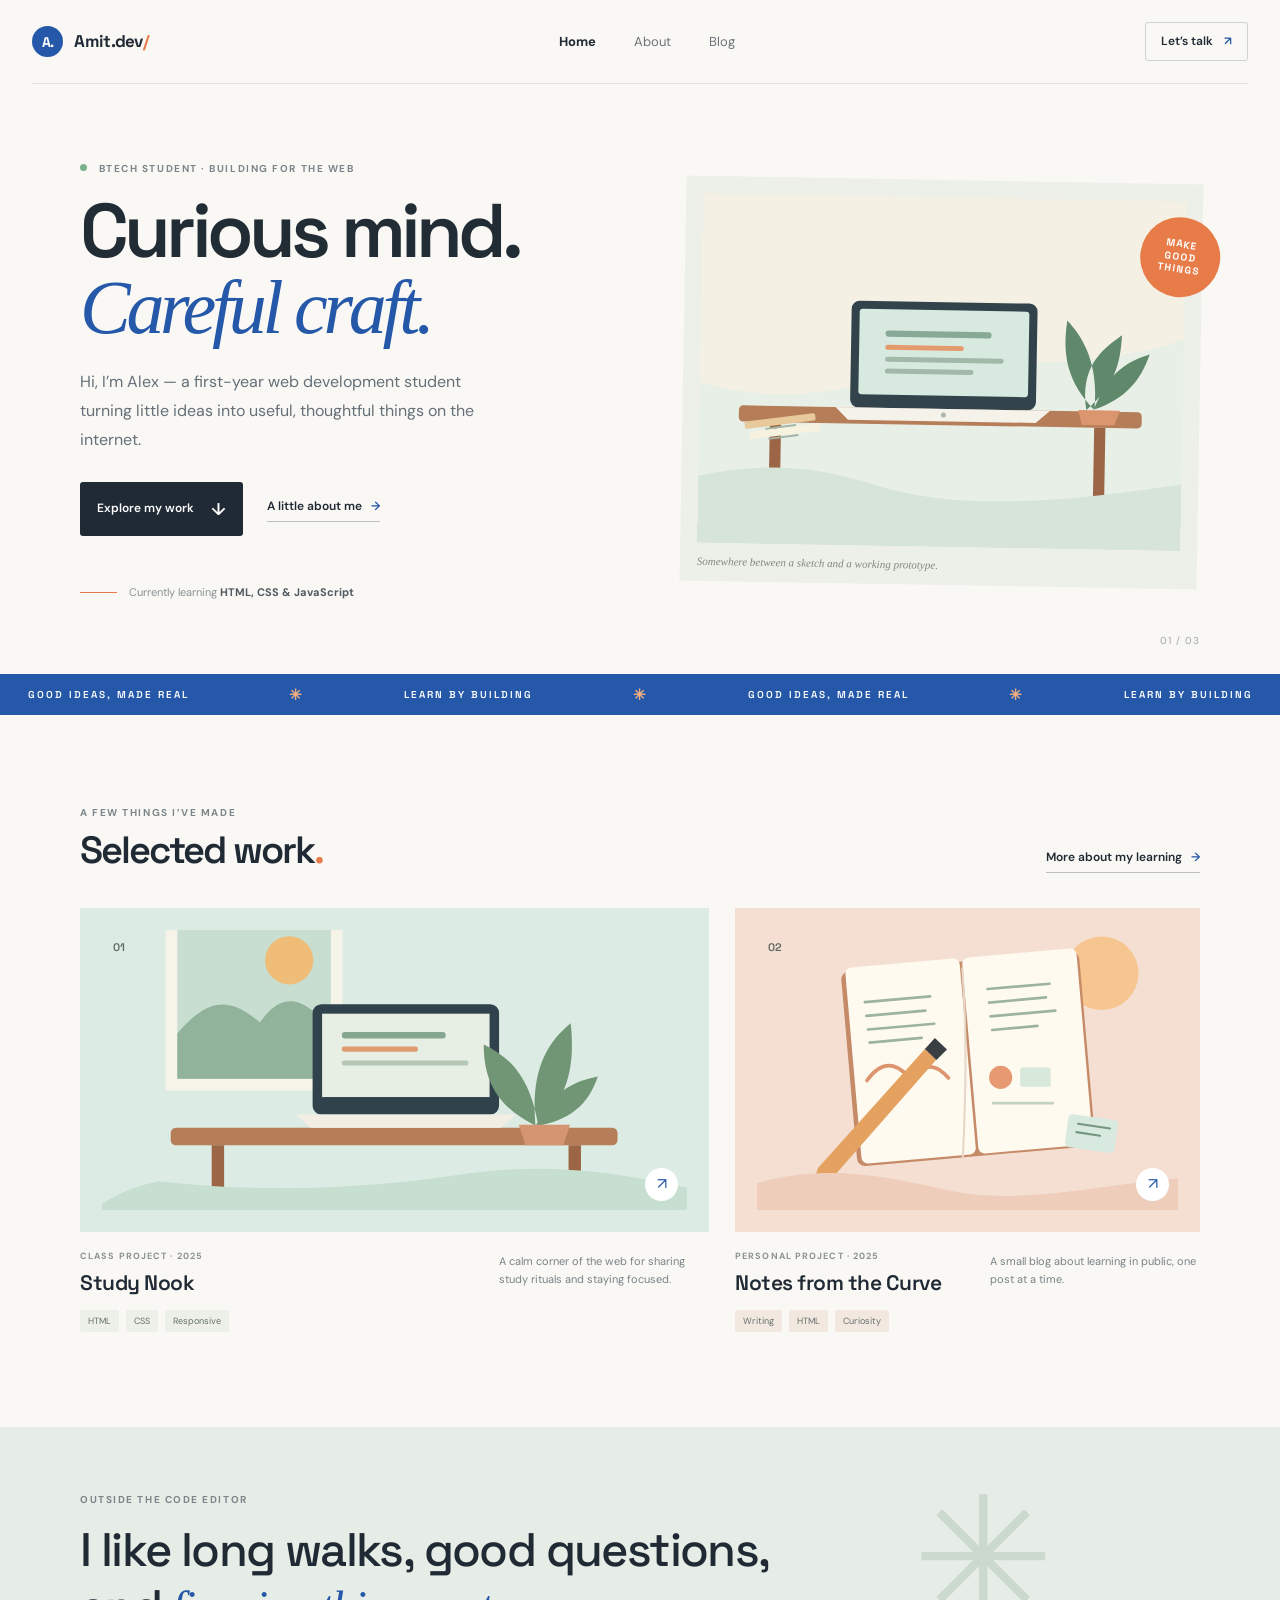
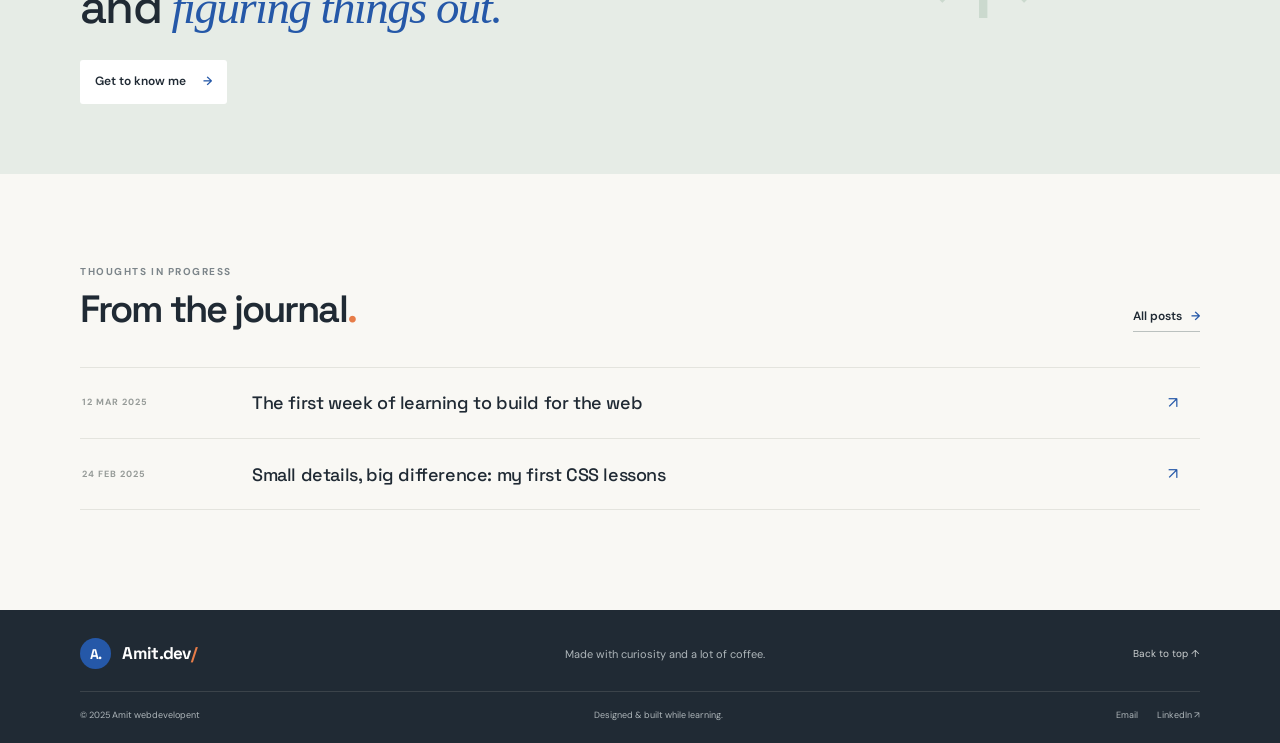
<file: index.html>
<!doctype html>
<html lang="en">

<head>
          <meta charset="utf-8">
          <meta name="viewport" content="width=device-width, initial-scale=1">
          <meta name="description"
                    content="A personal blog and portfolio by Alex Morgan, a first-year web development student.">
          <title>Almit.dev — Web Developer &amp; Learner</title>
          <link rel="preconnect" href="https://fonts.googleapis.com">
          <link href="https://fonts.googleapis.com/css2?family=DM+Sans:wght@400;500;600;700&family=Space+Grotesk:wght@500;600;700&display=swap"
                    rel="stylesheet">
          <link rel="stylesheet" href="styles.css">
</head>

<body><a class="skip-link" href="#main">Skip to content</a>
          <header class="site-header"><a class="wordmark" href="index.html"><span class="wordmark-mark">A.</span>
                              Amit.dev<span class="wordmark-dot">/</span></a>
                    <nav aria-label="Main navigation">
                              <ul class="nav-list">
                                        <li><a class="active" aria-current="page" href="index.html">Home</a></li>
                                        <li><a href="about.html">About</a></li>
                                        <li><a href="blog.html">Blog</a></li>
                              </ul>
                    </nav><a class="nav-cta" href="av9366486@gmail.com">Let’s talk <span>↗</span></a>
          </header>
          <main id="main">
                    <section class="hero wrap">
                              <div>
                                        <p class="eyebrow"><span class="status-dot"></span> BTECH STUDENT · BUILDING FOR
                                                  THE WEB</p>
                                        <h1>Curious mind.<br><span>Careful craft.</span></h1>
                                        <p class="hero-intro">Hi, I’m Alex — a first-year web development student
                                                  turning little ideas into
                                                  useful, thoughtful things on the internet.</p>
                                        <div class="hero-actions"><a class="button button-dark" href="#work">Explore my
                                                            work
                                                            <span>↓</span></a><a class="text-link" href="about.html">A
                                                            little about me <span>→</span></a>
                                        </div>
                                        <div class="hero-note"><span class="note-line"></span>
                                                  <p>Currently learning <strong>HTML, CSS &amp; JavaScript</strong></p>
                                        </div>
                              </div>
                              <figure class="hero-art">
                                        <img src="./image/creative-desk.svg"

                                                  alt="Illustration of a sunny desk with a laptop, a plant, a notebook, and a cup of coffee">
                                        <!-- STUDENT NOTE: Use figure to group an image with its caption. Put figcaption inside figure to show a helpful note below the image. Keep alt text on img too: it describes the image to people using screen readers. -->
                                        <figcaption>Somewhere between a sketch and a working prototype.</figcaption>
                                        <span class="art-sticker">MAKE<br>GOOD<br>THINGS</span>
                              </figure>
                              <div class="hero-index">01 / 03</div>
                    </section>
                    <div class="marquee">
                              <div class="marquee-track"><span>GOOD IDEAS, MADE REAL</span><b>✳</b><span>LEARN BY
                                                  BUILDING</span><b>✳</b><span>GOOD IDEAS, MADE
                                                  REAL</span><b>✳</b><span>LEARN BY BUILDING</span>
                              </div>
                    </div>
                    <section class="section wrap" id="work">
                              <div class="section-heading">
                                        <div>
                                                  <p class="eyebrow">A FEW THINGS I’VE MADE</p>
                                                  <h2>Selected work<span class="accent">.</span></h2>
                                        </div><a class="text-link" href="about.html#learning">More about my learning
                                                  <span>→</span></a>
                              </div>
                              <div class="project-grid">
                                        <article class="project-card"><a class="project-image image-sage"
                                                            href="about.html"><img src="./image/study-nook.svg"
                                                                      alt="A cozy study nook with a desk, open laptop, and leafy plant"><span
                                                                      class="image-number">01</span><span
                                                                      class="image-arrow">↗</span></a>
                                                  <div class="project-meta">
                                                            <div>
                                                                      <p class="project-type">CLASS PROJECT · 2025</p>
                                                                      <h3>Study Nook</h3>
                                                            </div>
                                                            <p class="project-description">A calm corner of the web for
                                                                      sharing study rituals and staying
                                                                      focused.</p>
                                                  </div>
                                                  <ul class="tag-list">
                                                            <li>HTML</li>
                                                            <li>CSS</li>
                                                            <li>Responsive</li>
                                                  </ul>
                                        </article>
                                        <article class="project-card"><a class="project-image image-peach"
                                                            href="blog.html"><img src="/image/blog-notes.svg"
                                                                      alt="Illustrated notebook with a pencil and colorful idea cards"><span
                                                                      class="image-number">02</span><span
                                                                      class="image-arrow">↗</span></a>
                                                  <div class="project-meta">
                                                            <div>
                                                                      <p class="project-type">PERSONAL PROJECT · 2025
                                                                      </p>
                                                                      <h3>Notes from the Curve</h3>
                                                            </div>
                                                            <p class="project-description">A small blog about learning
                                                                      in public, one post at a time.</p>
                                                  </div>
                                                  <ul class="tag-list">
                                                            <li>Writing</li>
                                                            <li>HTML</li>
                                                            <li>Curiosity</li>
                                                  </ul>
                                        </article>
                              </div>
                    </section>
                    <section class="about-strip">
                              <div class="wrap about-strip-inner">
                                        <p class="eyebrow">OUTSIDE THE CODE EDITOR</p>
                                        <h2>I like long walks, good questions,<br>and <em>figuring things out.</em></h2>
                                        <a class="button button-light" href="about.html">Get to know me
                                                  <span>→</span></a>
                                        <div class="about-doodle">✳</div>
                              </div>
                    </section>
                    <section class="section wrap journal-preview">
                              <div class="section-heading">
                                        <div>
                                                  <p class="eyebrow">THOUGHTS IN PROGRESS</p>
                                                  <h2>From the journal<span class="accent">.</span></h2>
                                        </div><a class="text-link" href="blog.html">All posts <span>→</span></a>
                              </div>
                              <article class="journal-row"><time datetime="2025-03-12">12 MAR 2025</time>
                                        <h3><a href="blog.html#first-week">The first week of learning to build for the
                                                            web</a></h3><span class="journal-arrow">↗</span>
                              </article>
                              <article class="journal-row"><time datetime="2025-02-24">24 FEB 2025</time>
                                        <h3><a href="blog.html#small-details">Small details, big difference: my first
                                                            CSS lessons</a></h3><span class="journal-arrow">↗</span>
                              </article>
                    </section>
          </main>
          <footer class="site-footer">
                    <div class="wrap footer-top"><a class="wordmark footer-wordmark" href="index.html"><span
                                                  class="wordmark-mark">A.</span> Amit.dev<span
                                                  class="wordmark-dot">/</span></a>
                              <p>Made with curiosity and a lot of coffee.</p><a class="back-top" href="#main">Back to
                                        top ↑</a>
                    </div>
                    <div class="wrap footer-bottom"><span>© 2025 Amit webdevelopent</span><span>Designed &amp; built while
                                        learning.</span>
                              <div class="footer-links"><a href="av9366486@gmail.com">Email</a><a
                                                  href="https://www.linkedin.com/in/amit-kumar-2314b9323?utm_source=share_via&utm_content=profile&utm_medium=member_android" target="_blank"
                                                  rel="noopener noreferrer">LinkedIn ↗</a></div>
                    </div>
          </footer>
</body>

</html>
</file>
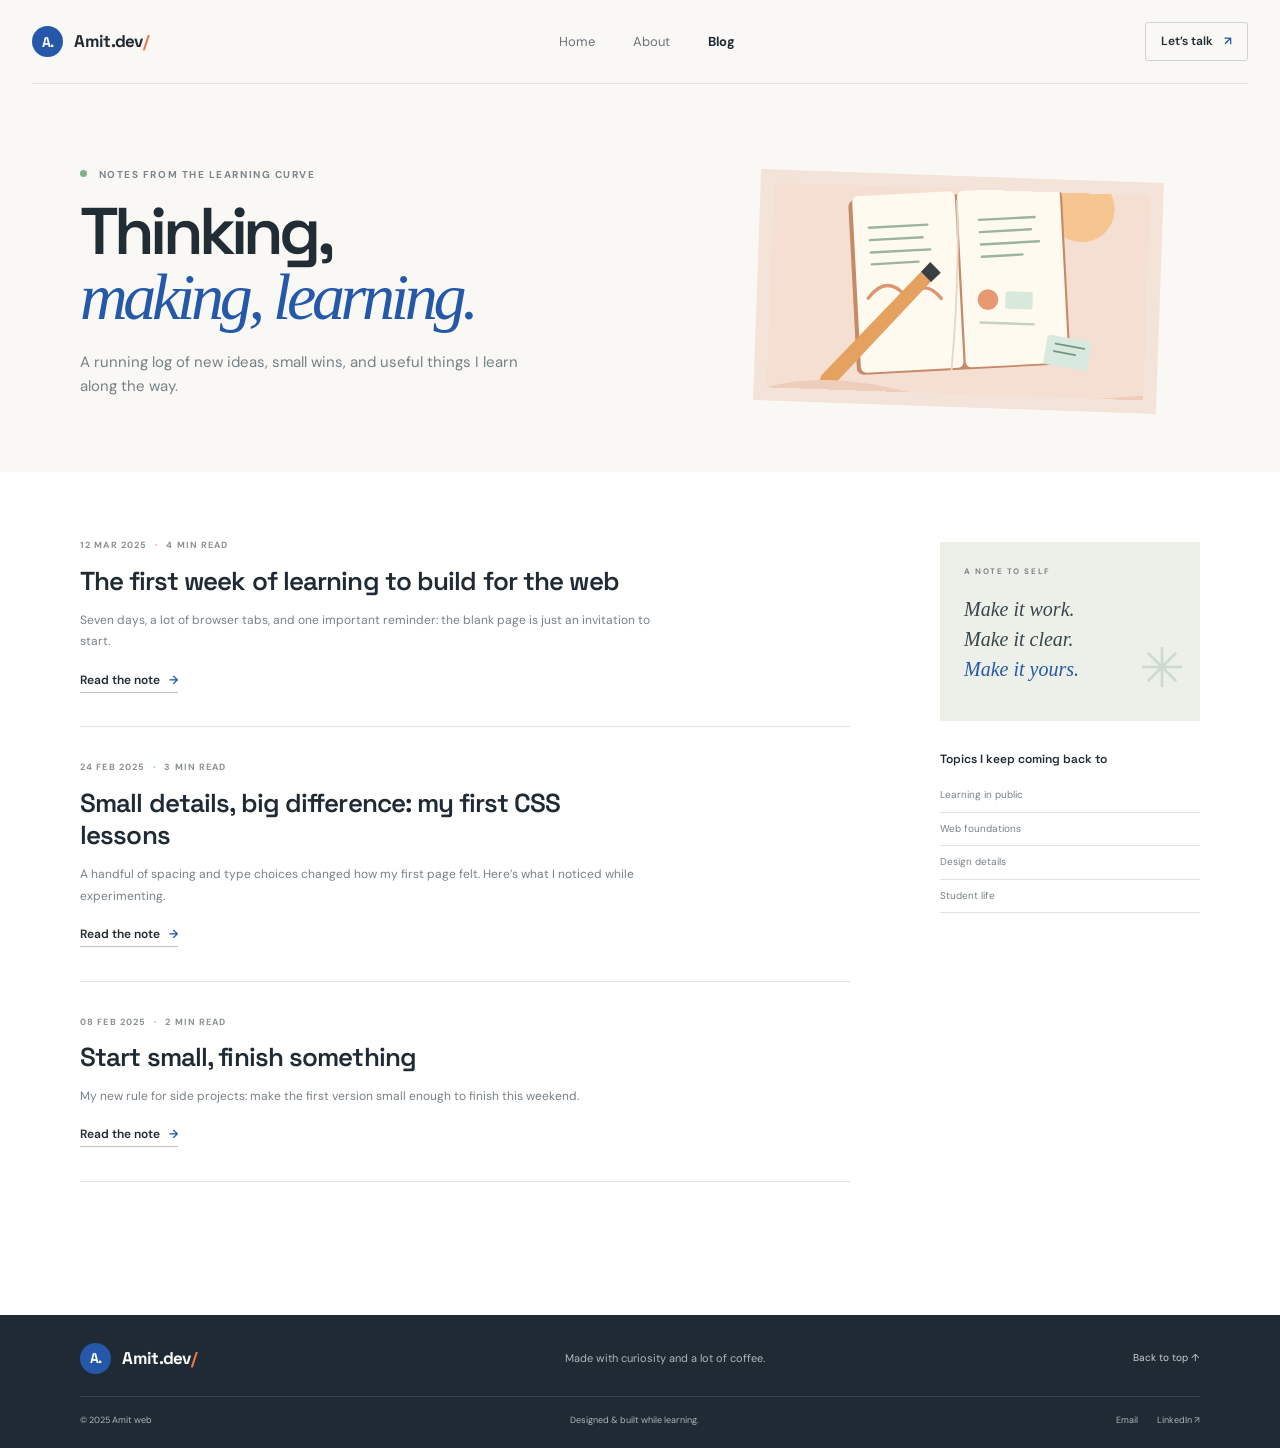
<file: blog.html>
<!doctype html>
<html lang="en">

<head>
          <meta charset="utf-8">
          <meta name="viewport" content="width=device-width, initial-scale=1">
          <meta name="description"
                    content="Notes from Alex Morgan about learning web development, design, and building for the web.">
          <title>Blog — Amit Web</title>
          <link rel="preconnect" href="https://fonts.googleapis.com">
          <link href="https://fonts.googleapis.com/css2?family=DM+Sans:wght@400;500;600;700&family=Space+Grotesk:wght@500;600;700&display=swap"
                    rel="stylesheet">
          <link rel="stylesheet" href="styles.css">
</head>

<body><a class="skip-link" href="#main">Skip to content</a>
          <header class="site-header"><a class="wordmark" href="index.html"><span class="wordmark-mark">A.</span>
                              Amit.dev<span class="wordmark-dot">/</span></a>
                    <nav aria-label="Main navigation">
                              <ul class="nav-list">
                                        <li><a href="index.html">Home</a></li>
                                        <li><a href="about.html">About</a></li>
                                        <li><a class="active" aria-current="page" href="blog.html">Blog</a></li>
                              </ul>
                    </nav><a class="nav-cta" href="mailto:hello@example.com">Let’s talk <span>↗</span></a>
          </header>
          <main id="main">
                    <section class="page-hero blog-hero wrap">
                              <p class="eyebrow"><span class="status-dot"></span> NOTES FROM THE LEARNING CURVE</p>
                              <h1>Thinking,<br><span>making, learning.</span></h1>
                              <p class="page-intro">A running log of new ideas, small wins, and useful things I learn
                                        along the way.</p>
                              <figure class="blog-cover"><img src="./image/blog-notes.svg"
                                                  alt="Notebook and pencil surrounded by colorful idea cards"></figure>
                    </section>
                    <section class="blog-list-section">
                              <div class="wrap blog-layout">
                                        <div class="blog-posts">
                                                  <article class="blog-post" id="first-week">
                                                            <p class="post-date">12 MAR 2025 <span>·</span> 4 MIN READ
                                                            </p>
                                                            <h2><a href="#first-week">The first week of learning to
                                                                                build for the web</a></h2>
                                                            <p class="post-excerpt">Seven days, a lot of browser tabs,
                                                                      and one important reminder: the blank
                                                                      page is just an invitation to start.</p><a
                                                                      class="text-link" href="#first-week">Read the
                                                                      note <span>→</span></a>
                                                  </article>
                                                  <article class="blog-post" id="small-details">
                                                            <p class="post-date">24 FEB 2025 <span>·</span> 3 MIN READ
                                                            </p>
                                                            <h2><a href="#small-details">Small details, big difference:
                                                                                my first CSS lessons</a></h2>
                                                            <p class="post-excerpt">A handful of spacing and type
                                                                      choices changed how my first page felt.
                                                                      Here’s what I noticed while experimenting.</p><a
                                                                      class="text-link" href="#small-details">Read the
                                                                      note <span>→</span></a>
                                                  </article>
                                                  <article class="blog-post" id="start-small">
                                                            <p class="post-date">08 FEB 2025 <span>·</span> 2 MIN READ
                                                            </p>
                                                            <h2><a href="#start-small">Start small, finish something</a>
                                                            </h2>
                                                            <p class="post-excerpt">My new rule for side projects: make
                                                                      the first version small enough to
                                                                      finish this weekend.</p><a class="text-link"
                                                                      href="#start-small">Read the note
                                                                      <span>→</span></a>
                                                  </article>
                                        </div>
                                        <aside class="blog-sidebar">
                                                  <div class="sidebar-card">
                                                            <p class="eyebrow">A NOTE TO SELF</p>
                                                            <p>Make it work.<br>Make it clear.<br><em>Make it
                                                                                yours.</em></p><span
                                                                      class="sidebar-star">✳</span>
                                                  </div>
                                                  <div class="sidebar-topics">
                                                            <h3>Topics I keep coming back to</h3>
                                                            <ul>
                                                                      <li>Learning in public</li>
                                                                      <li>Web foundations</li>
                                                                      <li>Design details</li>
                                                                      <li>Student life</li>
                                                            </ul>
                                                  </div>
                                        </aside>
                              </div>
                    </section>
          </main>
          <footer class="site-footer">
                    <div class="wrap footer-top"><a class="wordmark footer-wordmark" href="index.html"><span
                                                  class="wordmark-mark">A.</span> Amit.dev<span
                                                  class="wordmark-dot">/</span></a>
                              <p>Made with curiosity and a lot of coffee.</p><a class="back-top" href="#main">Back to
                                        top ↑</a>
                    </div>
                    <div class="wrap footer-bottom"><span>© 2025 Amit web</span><span>Designed &amp; built while
                                        learning.</span>
                              <div class="footer-links"><a href="av9366486@gmail.com">Email</a><a
                                                  href="https://www.linkedin.com/in/amit-kumar-2314b9323?utm_source=share_via&utm_content=profile&utm_medium=member_android" target="_blank"
                                                  rel="noopener noreferrer">LinkedIn ↗</a></div>
                    </div>
          </footer>
</body>

</html>
</file>
<file: styles.css>
:root {
          --ink: #202a34;
          --muted: #737d86;
          --paper: #f9f8f4;
          --blue: #2558a8;
          --mint: #dcebe3;
          --peach: #f5dfd2;
          --line: #e4e4de;
          --orange: #e77c48;
          --serif: Georgia, "Times New Roman", serif;
          --sans: "DM Sans", Arial, sans-serif;
          --display: "Space Grotesk", Arial, sans-serif
}

* {
          box-sizing: border-box
}

html {
          scroll-behavior: smooth
}

body {
          margin: 0;
          color: var(--ink);
          background: var(--paper);
          font: 16px/1.65 var(--sans)
}

a {
          color: inherit;
          text-decoration: none
}

a:hover {
          color: var(--blue)
}

img {
          display: block;
          max-width: 100%
}

.wrap {
          width: min(1120px, calc(100% - 64px));
          margin: auto
}

.skip-link {
          position: absolute;
          top: -60px;
          left: 20px;
          z-index: 10;
          padding: 10px 15px;
          background: var(--ink);
          color: white
}

.skip-link:focus {
          top: 12px
}

.site-header {
          height: 84px;
          width: min(1280px, calc(100% - 64px));
          margin: auto;
          display: flex;
          align-items: center;
          justify-content: space-between;
          border-bottom: 1px solid var(--line)
}

.wordmark {
          font: 700 17px var(--display);
          letter-spacing: -.7px
}

.wordmark-mark {
          display: inline-grid;
          place-items: center;
          background: var(--blue);
          color: white;
          width: 31px;
          height: 31px;
          border-radius: 50%;
          margin-right: 8px;
          font-size: 14px
}

.wordmark-dot {
          color: var(--orange)
}

.nav-list {
          display: flex;
          gap: 38px;
          list-style: none;
          margin: 0;
          padding: 0
}

.nav-list a {
          font-size: 13px;
          color: #6c747a
}

.nav-list a:hover,
.nav-list a.active {
          color: var(--ink)
}

.nav-list a.active {
          font-weight: 700
}

.nav-cta {
          border: 1px solid #cfd3cf;
          padding: 9px 15px;
          border-radius: 3px;
          font-size: 12px;
          font-weight: 600
}

.nav-cta span {
          color: var(--blue);
          margin-left: 8px
}

.hero {
          min-height: 590px;
          padding: 76px 0 70px;
          position: relative;
          display: grid;
          grid-template-columns: 1.03fr .97fr;
          align-items: center;
          gap: 55px
}

.eyebrow {
          font-size: 10px;
          line-height: 1.4;
          font-weight: 700;
          letter-spacing: 1.55px;
          color: #7c858a;
          margin: 0 0 17px
}

.status-dot {
          width: 7px;
          height: 7px;
          border-radius: 50%;
          background: #7bb18b;
          display: inline-block;
          vertical-align: 1px;
          margin-right: 8px
}

.hero h1,
.page-hero h1 {
          font: 600 clamp(48px, 6vw, 76px)/.99 var(--display);
          letter-spacing: -4.8px;
          margin: 0;
          color: #222c35
}

.hero h1 span,
.page-hero h1 span {
          font: italic 400 1em/.99 var(--serif);
          color: var(--blue);
          letter-spacing: -4.3px
}

.hero-intro {
          font-size: 16px;
          color: #657078;
          max-width: 420px;
          line-height: 1.8;
          margin: 23px 0 28px
}

.hero-actions {
          display: flex;
          gap: 24px;
          align-items: center
}

.button {
          display: inline-flex;
          align-items: center;
          gap: 17px;
          padding: 13px 17px;
          border-radius: 3px;
          font-size: 12px;
          font-weight: 600;
          transition: transform .2s
}

.button:hover {
          transform: translateY(-2px)
}

.button-dark {
          background: var(--ink);
          color: white
}

.button-dark:hover {
          background: var(--blue);
          color: white
}

.button-dark span {
          font-size: 17px
}

.text-link {
          font-size: 12px;
          font-weight: 600;
          border-bottom: 1px solid #bbc1bf;
          padding-bottom: 4px
}

.text-link span {
          color: var(--blue);
          margin-left: 6px
}

.hero-note {
          display: flex;
          align-items: center;
          gap: 12px;
          margin-top: 47px
}

.note-line {
          height: 1px;
          width: 37px;
          background: var(--orange)
}

.hero-note p {
          margin: 0;
          color: #8a9295;
          font-size: 11px
}

.hero-note strong {
          color: #505a60
}

.hero-art {
          position: relative;
          margin: 0;
          padding: 17px 17px 14px;
          background: #edf0e8;
          transform: rotate(1deg)
}

.hero-art img {
          width: 100%;
          height: 350px;
          object-fit: cover
}

.hero-art figcaption,
.about-photo figcaption {
          font: italic 11px var(--serif);
          color: #818782;
          padding-top: 12px
}

.art-sticker {
          position: absolute;
          right: -18px;
          top: 33px;
          display: grid;
          place-content: center;
          width: 80px;
          height: 80px;
          border-radius: 50%;
          background: var(--orange);
          color: white;
          text-align: center;
          font: 700 10px/1.25 var(--display);
          letter-spacing: 1px;
          transform: rotate(8deg)
}

.hero-index {
          position: absolute;
          bottom: 25px;
          right: 0;
          color: #a3a8a5;
          font-size: 10px;
          letter-spacing: 1px
}

.marquee {
          overflow: hidden;
          background: var(--blue);
          color: white;
          white-space: nowrap;
          padding: 11px 0
}

.marquee-track {
          display: flex;
          justify-content: space-around;
          align-items: center;
          gap: 45px;
          min-width: 950px;
          font: 600 10px var(--display);
          letter-spacing: 2px
}

.marquee-track b {
          color: #f0ae81;
          font-size: 15px
}

.section {
          padding: 91px 0 95px
}

.section-heading {
          display: flex;
          justify-content: space-between;
          align-items: end;
          margin-bottom: 35px
}

.section-heading .eyebrow {
          margin-bottom: 9px
}

.section-heading h2,
.learning-inner h2 {
          font: 600 38px/1.15 var(--display);
          letter-spacing: -1.9px;
          margin: 0
}

.accent {
          color: var(--orange)
}

.project-grid {
          display: grid;
          grid-template-columns: 1.15fr .85fr;
          gap: 26px
}

.project-image {
          position: relative;
          display: block;
          overflow: hidden;
          padding: 22px
}

.project-image img {
          width: 100%;
          height: 280px;
          object-fit: cover;
          transition: transform .4s
}

.project-image:hover img {
          transform: scale(1.025)
}

.image-sage {
          background: var(--mint)
}

.image-peach {
          background: var(--peach)
}

.image-number {
          position: absolute;
          top: 32px;
          left: 33px;
          font: 600 11px var(--display);
          color: #5b6761
}

.image-arrow {
          position: absolute;
          right: 31px;
          bottom: 31px;
          background: white;
          border-radius: 50%;
          width: 33px;
          height: 33px;
          display: grid;
          place-items: center;
          color: var(--blue)
}

.project-meta {
          display: flex;
          justify-content: space-between;
          align-items: start;
          padding-top: 17px;
          gap: 15px
}

.project-type,
.post-date {
          font-size: 9px;
          color: #8a918f;
          letter-spacing: 1.1px;
          font-weight: 700;
          margin: 0 0 5px
}

.project-meta h3 {
          font: 600 21px var(--display);
          letter-spacing: -.5px;
          margin: 0
}

.project-description {
          max-width: 210px;
          margin: 3px 0 0;
          color: #7a8387;
          font-size: 11px;
          line-height: 1.65
}

.tag-list {
          display: flex;
          list-style: none;
          gap: 7px;
          margin: 14px 0 0;
          padding: 0
}

.tag-list li {
          font-size: 9px;
          color: #63706e;
          background: #edf0e8;
          border-radius: 2px;
          padding: 4px 8px
}

.project-card:nth-child(2) .tag-list li {
          background: #f3e8df
}

.about-strip {
          background: #e6ece6;
          padding: 66px 0 70px;
          position: relative;
          overflow: hidden
}

.about-strip-inner {
          position: relative
}

.about-strip .eyebrow {
          margin-bottom: 15px
}

.about-strip h2 {
          font: 500 clamp(31px, 4vw, 47px)/1.2 var(--display);
          letter-spacing: -1.6px;
          margin: 0 0 25px
}

.about-strip h2 em {
          font: italic 400 1em var(--serif);
          color: var(--blue)
}

.button-light {
          background: white;
          color: var(--ink);
          padding: 12px 15px
}

.button-light:hover {
          color: var(--blue)
}

.button-light span {
          color: var(--blue)
}

.about-doodle {
          position: absolute;
          right: 13%;
          top: -18px;
          font-size: 170px;
          color: #cbd9ce;
          line-height: 1
}

.journal-preview {
          padding-bottom: 100px
}

.journal-row {
          border-top: 1px solid var(--line);
          display: grid;
          grid-template-columns: 150px 1fr 30px;
          align-items: center;
          padding: 22px 2px;
          gap: 20px
}

.journal-row:last-child {
          border-bottom: 1px solid var(--line)
}

.journal-row time {
          font-size: 9px;
          font-weight: 700;
          color: #969b98;
          letter-spacing: 1px
}

.journal-row h3 {
          margin: 0;
          font: 500 18px var(--display);
          letter-spacing: -.4px
}

.journal-arrow {
          color: var(--blue)
}

.site-footer {
          background: #202a34;
          color: white;
          padding: 28px 0 20px
}

.footer-top,
.footer-bottom {
          display: flex;
          align-items: center;
          justify-content: space-between
}

.footer-top {
          padding-bottom: 22px;
          border-bottom: 1px solid #3b434a
}

.footer-wordmark {
          color: white
}

.footer-top>p {
          color: #aeb6ba;
          font-size: 11px;
          margin: 0
}

.back-top {
          font-size: 10px;
          color: #ccd0d1
}

.footer-bottom {
          padding-top: 16px;
          color: #aeb6ba;
          font-size: 9px
}

.footer-links {
          display: flex;
          gap: 19px
}

.footer-links a:hover,
.back-top:hover {
          color: white
}

.page-hero {
          padding: 84px 0 62px
}

.page-hero h1 {
          font-size: 66px
}

.page-intro {
          color: #758087;
          max-width: 475px;
          margin: 20px 0 0;
          font-size: 15px
}

.about-main {
          display: grid;
          grid-template-columns: .9fr 1.1fr;
          gap: 85px;
          align-items: center;
          padding: 15px 0 100px
}

.about-photo {
          margin: 0;
          padding: 13px;
          background: #edf0e8;
          transform: rotate(-1deg)
}

.about-photo img {
          width: 100%;
          height: 320px;
          object-fit: cover
}

.about-copy .eyebrow {
          margin-bottom: 10px
}

.about-copy h2 {
          font: 600 34px/1.2 var(--display);
          letter-spacing: -1.5px;
          margin: 0 0 18px
}

.about-copy>p:not(.eyebrow) {
          font-size: 13px;
          color: #69747a;
          line-height: 1.9
}

.about-copy em {
          font-family: var(--serif);
          color: var(--blue)
}

.about-copy .text-link {
          display: inline-block;
          margin-top: 8px
}

.learning-section {
          background: #edf0e8;
          padding: 80px 0 85px
}

.learning-inner {
          display: grid;
          grid-template-columns: .85fr 1.15fr;
          gap: 85px
}

.learning-inner h2 {
          font-size: 45px
}

.learning-intro {
          color: #707b7c;
          font-size: 12px;
          max-width: 310px;
          margin: 16px 0 23px
}

.course-card {
          display: flex;
          align-items: center;
          gap: 13px;
          background: white;
          padding: 13px
}

.course-icon {
          width: 32px;
          height: 32px;
          display: grid;
          place-items: center;
          background: #edf0e8;
          color: var(--blue);
          font-size: 19px
}

.course-card strong,
.course-card span {
          display: block
}

.course-card strong {
          font-size: 10px
}

.course-card div span {
          font-size: 9px;
          color: #929a96;
          margin-top: 2px
}

.course-status {
          margin-left: auto;
          font-size: 7px;
          color: #72937b;
          letter-spacing: .7px
}

.learning-list h3 {
          font: 600 15px var(--display);
          margin: 0 0 14px
}

.learning-list ol {
          list-style: none;
          margin: 0;
          padding: 0
}

.learning-list li {
          display: grid;
          grid-template-columns: 30px 1fr auto;
          gap: 12px;
          padding: 14px 0;
          border-top: 1px solid #d9e0d9;
          align-items: start
}

.list-number {
          font: 600 10px var(--display);
          color: var(--orange)
}

.learning-list li strong {
          font-size: 12px
}

.learning-list li p {
          color: #7e8784;
          font-size: 10px;
          margin: 3px 0 0
}

.list-state {
          font-size: 7px;
          letter-spacing: .7px;
          color: #969e98;
          padding-top: 4px
}

.interest-grid {
          display: grid;
          grid-template-columns: repeat(3, 1fr);
          gap: 18px
}

.interest-grid article {
          border: 1px solid var(--line);
          padding: 24px 22px;
          min-height: 150px
}

.interest-grid article>span {
          color: var(--orange);
          font-size: 19px
}

.interest-grid h3 {
          font: 600 15px var(--display);
          margin: 8px 0 3px
}

.interest-grid p {
          font-size: 10px;
          color: #7b8588;
          margin: 0;
          max-width: 210px
}

.blog-hero {
          position: relative;
          padding-bottom: 73px
}

.blog-cover {
          position: absolute;
          right: 0;
          top: 76px;
          width: 36%;
          padding: 13px;
          background: #f4e3d8;
          transform: rotate(2deg)
}

.blog-cover img {
          width: 100%;
          height: 205px;
          object-fit: cover
}

.blog-list-section {
          background: white;
          padding: 66px 0 100px
}

.blog-layout {
          display: grid;
          grid-template-columns: 1fr 260px;
          gap: 90px
}

.blog-post {
          padding: 0 0 34px;
          margin-bottom: 33px;
          border-bottom: 1px solid var(--line)
}

.post-date {
          margin-bottom: 12px
}

.post-date span {
          color: var(--orange);
          padding: 0 5px
}

.blog-post h2 {
          font: 600 26px/1.25 var(--display);
          letter-spacing: -.9px;
          max-width: 550px;
          margin: 0
}

.post-excerpt {
          font-size: 12px;
          color: #788187;
          max-width: 580px;
          margin: 12px 0 13px;
          line-height: 1.8
}

.blog-sidebar {
          padding-top: 4px
}

.sidebar-card {
          position: relative;
          background: #edf0e8;
          padding: 24px;
          min-height: 172px;
          overflow: hidden
}

.sidebar-card .eyebrow {
          font-size: 8px
}

.sidebar-card>p:nth-child(2) {
          font: italic 20px/1.5 var(--serif);
          margin: 13px 0;
          color: #37464b
}

.sidebar-card em {
          color: var(--blue)
}

.sidebar-star {
          position: absolute;
          right: 15px;
          bottom: 8px;
          color: #cddacf;
          font-size: 55px
}

.sidebar-topics {
          margin-top: 30px
}

.sidebar-topics h3 {
          font: 600 12px var(--display);
          margin: 0 0 12px
}

.sidebar-topics ul {
          list-style: none;
          margin: 0;
          padding: 0
}

.sidebar-topics li {
          font-size: 10px;
          color: #788187;
          padding: 8px 0;
          border-bottom: 1px solid var(--line)
}

@media(max-width:760px) {

          .wrap,
          .site-header {
                    width: calc(100% - 40px)
          }

          .site-header {
                    height: 72px
          }

          .nav-list {
                    gap: 18px
          }

          .nav-list a {
                    font-size: 11px
          }

          .nav-cta {
                    display: none
          }

          .hero {
                    grid-template-columns: 1fr;
                    gap: 35px;
                    padding: 63px 0 57px
          }

          .hero h1 {
                    font-size: 59px
          }

          .hero-art {
                    width: min(100%, 500px);
                    margin: auto
          }

          .hero-art img {
                    height: 280px
          }

          .hero-index {
                    bottom: 18px
          }

          .section {
                    padding: 68px 0 70px
          }

          .section-heading h2 {
                    font-size: 32px
          }

          .project-grid {
                    grid-template-columns: 1fr
          }

          .project-image img {
                    height: 260px
          }

          .about-strip {
                    padding: 54px 0
          }

          .about-doodle {
                    right: -30px;
                    top: 10px;
                    font-size: 115px
          }

          .journal-row {
                    grid-template-columns: 95px 1fr 20px;
                    gap: 10px
          }

          .journal-row h3 {
                    font-size: 14px
          }

          .page-hero {
                    padding-top: 66px
          }

          .page-hero h1 {
                    font-size: 55px
          }

          .about-main,
          .learning-inner {
                    grid-template-columns: 1fr;
                    gap: 40px;
                    padding-bottom: 70px
          }

          .about-photo {
                    max-width: 520px
          }

          .about-photo img {
                    height: 260px
          }

          .learning-section {
                    padding: 60px 0
          }

          .learning-inner {
                    padding-bottom: 0
          }

          .learning-inner h2 {
                    font-size: 40px
          }

          .interest-grid {
                    grid-template-columns: 1fr
          }

          .interest-grid article {
                    min-height: 0
          }

          .blog-cover {
                    position: relative;
                    top: auto;
                    right: auto;
                    width: min(100%, 420px);
                    margin: 35px auto 0
          }

          .blog-cover img {
                    height: 190px
          }

          .blog-hero {
                    padding-bottom: 58px
          }

          .blog-layout {
                    grid-template-columns: 1fr;
                    gap: 20px
          }

          .blog-list-section {
                    padding: 54px 0 70px
          }

          .blog-sidebar {
                    display: grid;
                    grid-template-columns: 1fr 1fr;
                    gap: 20px
          }

          .sidebar-topics {
                    margin-top: 0
          }

          .footer-top {
                    flex-wrap: wrap;
                    gap: 12px
          }

          .footer-top>p {
                    order: 3;
                    width: 100%
          }

          .footer-bottom {
                    flex-wrap: wrap;
                    gap: 10px
          }

          .footer-bottom>span:nth-child(2) {
                    display: none
          }
}

@media(max-width:430px) {

          .wrap,
          .site-header {
                    width: calc(100% - 32px)
          }

          .wordmark {
                    font-size: 14px
          }

          .wordmark-mark {
                    width: 27px;
                    height: 27px
          }

          .nav-list {
                    gap: 12px
          }

          .hero h1 {
                    font-size: 49px;
                    letter-spacing: -3.5px
          }

          .hero h1 span {
                    letter-spacing: -3px
          }

          .hero-actions {
                    gap: 13px
          }

          .button {
                    padding: 12px;
                    font-size: 10px
          }

          .hero-art img {
                    height: 225px
          }

          .section-heading {
                    align-items: start;
                    gap: 12px;
                    flex-direction: column
          }

          .section-heading>.text-link {
                    margin: 0
          }

          .project-meta {
                    display: block
          }

          .project-description {
                    margin-top: 8px;
                    max-width: 290px
          }

          .journal-row {
                    grid-template-columns: 1fr 20px
          }

          .journal-row time {
                    grid-column: 1
          }

          .journal-row h3 {
                    grid-column: 1;
                    grid-row: 2
          }

          .journal-arrow {
                    grid-column: 2;
                    grid-row: 1/3
          }

          .page-hero h1 {
                    font-size: 47px;
                    letter-spacing: -3px
          }

          .blog-sidebar {
                    grid-template-columns: 1fr
          }

          .footer-bottom {
                    font-size: 8px
          }

          .footer-links {
                    width: 100%
          }
}
</file>
